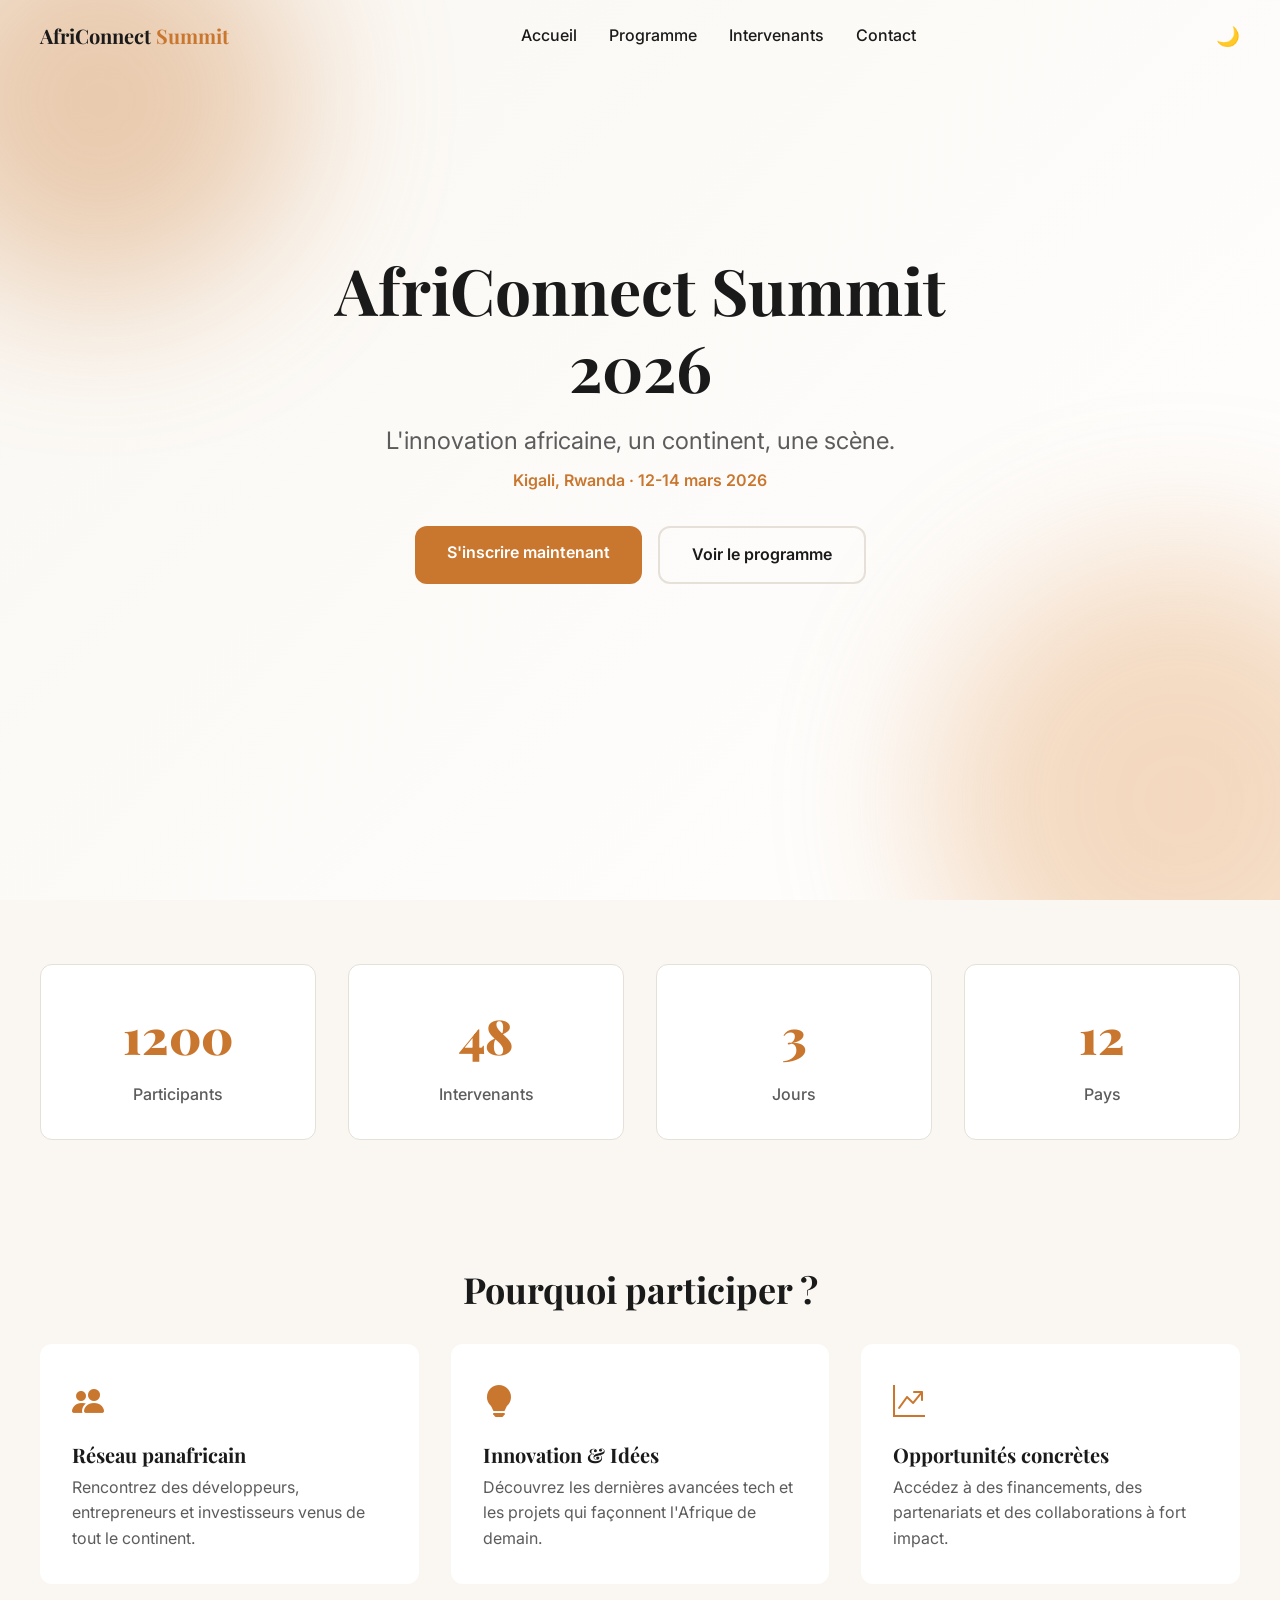
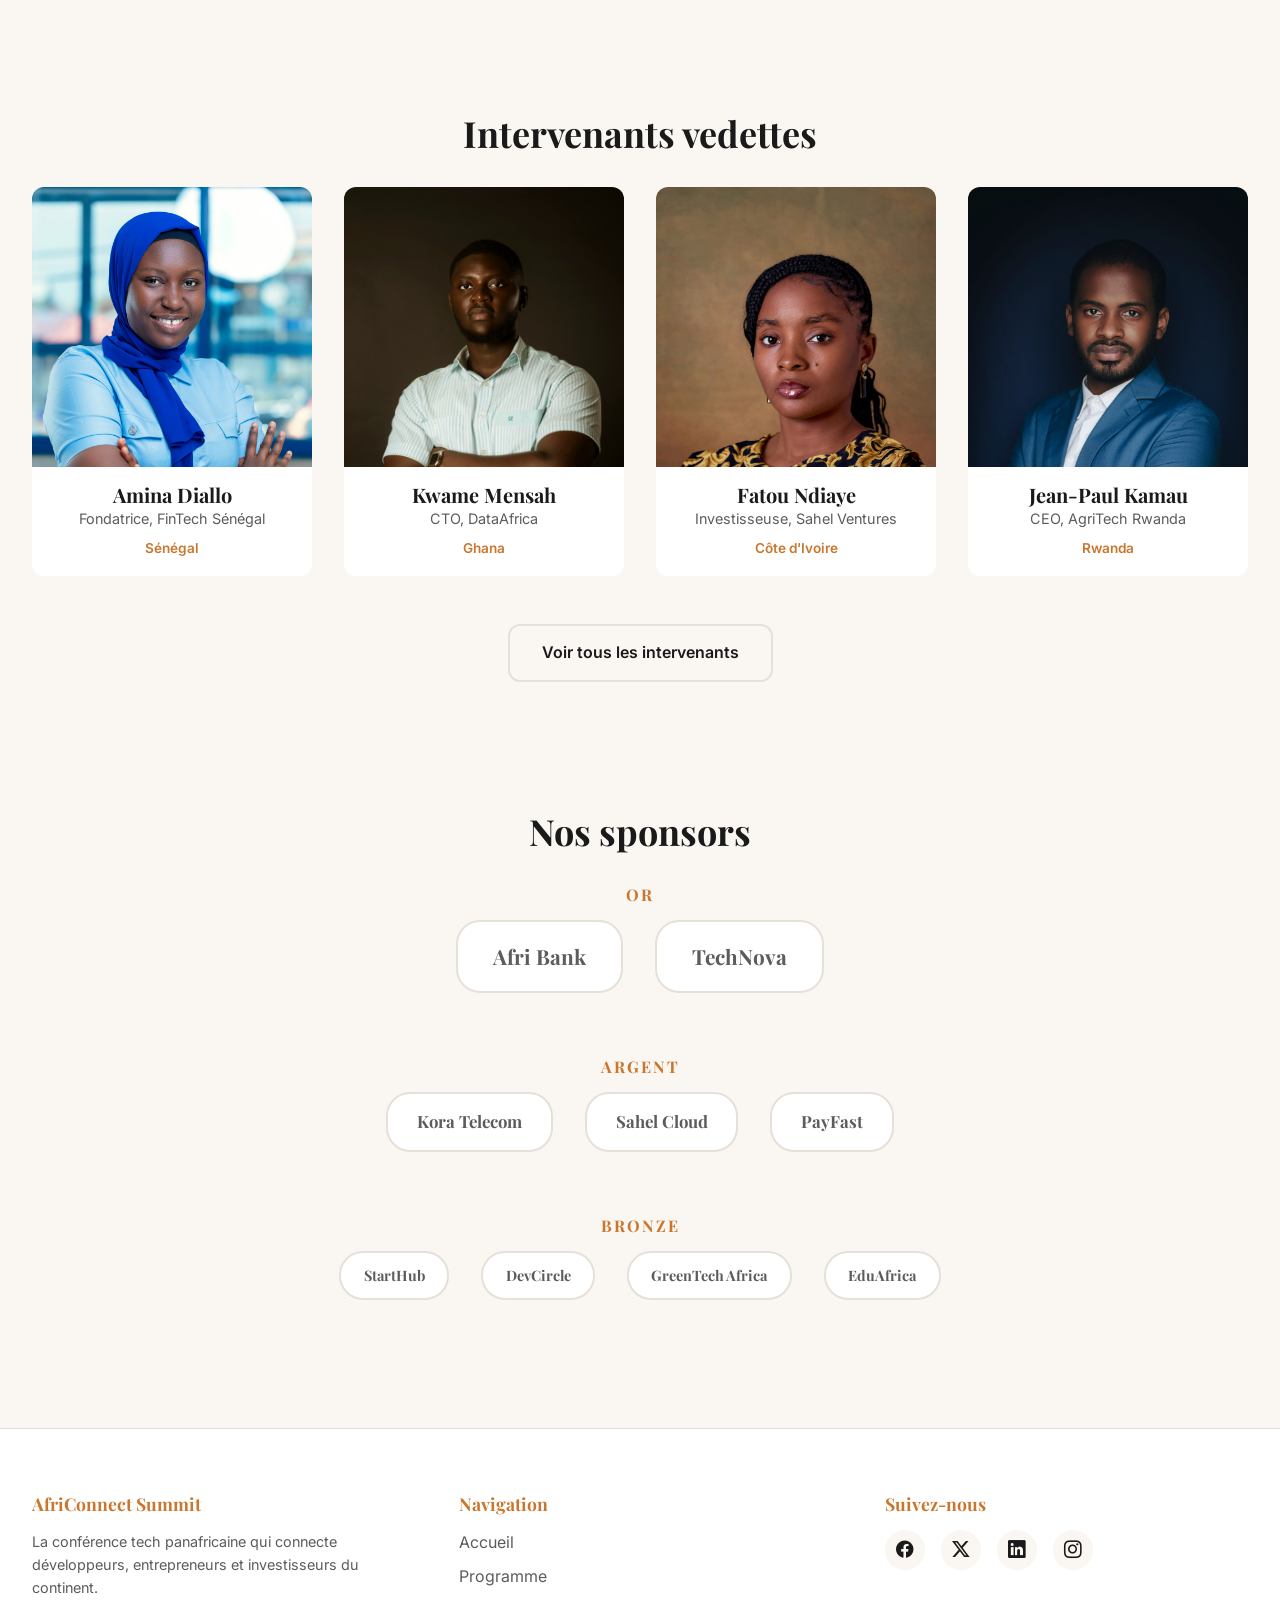
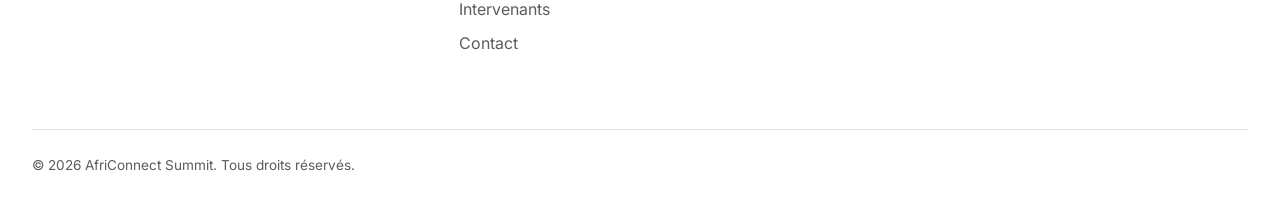
<file: index.html>
<!DOCTYPE html>
<html lang="fr">

<head>
    <meta charset="UTF-8">
    <meta name="viewport" content="width=device-width, initial-scale=1.0">
    <title>AfriConnect Summit 2026 | Accueil</title>
    <link rel="preconnect" href="https://fonts.googleapis.com">
    <link rel="preconnect" href="https://fonts.gstatic.com" crossorigin>
    <link
        href="https://fonts.googleapis.com/css2?family=Playfair+Display:wght@600;700;900&family=Inter:wght@400;500;600&display=swap"
        rel="stylesheet">
    <link rel="stylesheet" href="https://cdn.jsdelivr.net/npm/bootstrap-icons@1.11.3/font/bootstrap-icons.css">
    <link rel="stylesheet" href="css/style.css">
</head>

<body>
    <header>

        <nav>
            <div class="logo">
                <i class="bi bi-globe-africa"></i>
                <span>AfriConnect <strong>Summit</strong></span>
            </div>

            <ul class="nav-links">
                <li><a href="index.html">Accueil</a></li>
                <li><a href="programme.html">Programme</a></li>
                <li><a href="intervenants.html">Intervenants</a></li>
                <li><a href="contact.html">Contact</a></li>
            </ul>

            <div class="nav-actions">
                <button id="theme-toggle" aria-label="Changer de thème">🌙</button>
                <button id="hamburger" aria-label="Ouvrir le menu">☰</button>
            </div>
        </nav>
    </header>
    <main>
        <section id="hero">
            <div class="hero-content">
                <h1>AfriConnect Summit 2026</h1>
                <p class="hero-subtitle">L'innovation africaine, un continent, une scène.</p>
                <p class="hero-location">Kigali, Rwanda · 12-14 mars 2026</p>

                <div class="hero-cta">
                    <a href="contact.html" class="btn btn-primary">S'inscrire maintenant</a>
                    <a href="programme.html" class="btn btn-secondary">Voir le programme</a>
                </div>

                <div id="countdown">
                </div>
            </div>
        </section>

        <section id="chiffres-cles">
            <h2 class="visually-hidden">AfriConnect Summit en chiffres</h2>

            <div class="stats-grid">
                <div class="stat-card">
                    <span class="stat-number" data-target="1200">0</span>
                    <p class="stat-label">Participants</p>
                </div>
                <div class="stat-card">
                    <span class="stat-number" data-target="48">0</span>
                    <p class="stat-label">Intervenants</p>
                </div>
                <div class="stat-card">
                    <span class="stat-number" data-target="3">0</span>
                    <p class="stat-label">Jours</p>
                </div>
                <div class="stat-card">
                    <span class="stat-number" data-target="12">0</span>
                    <p class="stat-label">Pays</p>
                </div>
            </div>
        </section>

        <section id="pourquoi-participer">
            <h2>Pourquoi participer ?</h2>

            <div class="raisons-container">
                <article class="raison-card">
                    <i class="bi bi-people-fill"></i>
                    <h3>Réseau panafricain</h3>
                    <p>Rencontrez des développeurs, entrepreneurs et investisseurs venus de tout le continent.</p>
                </article>

                <article class="raison-card">
                    <i class="bi bi-lightbulb-fill"></i>
                    <h3>Innovation & Idées</h3>
                    <p>Découvrez les dernières avancées tech et les projets qui façonnent l'Afrique de demain.</p>
                </article>

                <article class="raison-card">
                    <i class="bi bi-graph-up-arrow"></i>
                    <h3>Opportunités concrètes</h3>
                    <p>Accédez à des financements, des partenariats et des collaborations à fort impact.</p>
                </article>
            </div>
        </section>

        <section id="intervenants-vedettes">
            <h2>Intervenants vedettes</h2>

            <div class="intervenants-grid">
                <article class="intervenant-card">
                    <img src="images/speaker1.jpg" alt="Photo de Amina Diallo, intervenante">
                    <h3>Amina Diallo</h3>
                    <p class="intervenant-titre">Fondatrice, FinTech Sénégal</p>
                    <p class="intervenant-pays">Sénégal</p>
                </article>

                <article class="intervenant-card">
                    <img src="images/speaker2.jpg" alt="Photo de Kwame Mensah, intervenant">
                    <h3>Kwame Mensah</h3>
                    <p class="intervenant-titre">CTO, DataAfrica</p>
                    <p class="intervenant-pays">Ghana</p>
                </article>

                <article class="intervenant-card">
                    <img src="images/speaker3.jpg" alt="Photo de Fatou Ndiaye, intervenante">
                    <h3>Fatou Ndiaye</h3>
                    <p class="intervenant-titre">Investisseuse, Sahel Ventures</p>
                    <p class="intervenant-pays">Côte d'Ivoire</p>
                </article>

                <article class="intervenant-card">
                    <img src="images/speaker4.jpg" alt="Photo de Jean-Paul Kamau, intervenant">
                    <h3>Jean-Paul Kamau</h3>
                    <p class="intervenant-titre">CEO, AgriTech Rwanda</p>
                    <p class="intervenant-pays">Rwanda</p>
                </article>
            </div>

            <a href="intervenants.html" class="btn btn-secondary">Voir tous les intervenants</a>
        </section>


        <section id="sponsors">
            <h2>Nos sponsors</h2>

            <div class="sponsors-container">
                <div class="sponsor-tier sponsor-or">
                    <h3>Or</h3>
                    <div class="sponsor-logos">
                        <span class="sponsor-badge">Afri Bank</span>
                        <span class="sponsor-badge">TechNova</span>
                    </div>
                </div>

                <div class="sponsor-tier sponsor-argent">
                    <h3>Argent</h3>
                    <div class="sponsor-logos">
                        <span class="sponsor-badge">Kora Telecom</span>
                        <span class="sponsor-badge">Sahel Cloud</span>
                        <span class="sponsor-badge">PayFast</span>
                    </div>
                </div>

                <div class="sponsor-tier sponsor-bronze">
                    <h3>Bronze</h3>
                    <div class="sponsor-logos">
                        <span class="sponsor-badge">StartHub</span>
                        <span class="sponsor-badge">DevCircle</span>
                        <span class="sponsor-badge">GreenTech Africa</span>
                        <span class="sponsor-badge">EduAfrica</span>
                    </div>
                </div>
            </div>
        </section>


    </main>
    <footer>

        <div class="footer-container">
            <div class="footer-col">
                <h3>AfriConnect Summit</h3>
                <p>La conférence tech panafricaine qui connecte développeurs, entrepreneurs et investisseurs du
                    continent.</p>
            </div>

            <div class="footer-col">
                <h3>Navigation</h3>
                <ul>
                    <li><a href="index.html">Accueil</a></li>
                    <li><a href="programme.html">Programme</a></li>
                    <li><a href="intervenants.html">Intervenants</a></li>
                    <li><a href="contact.html">Contact</a></li>
                </ul>
            </div>

            <div class="footer-col">
                <h3>Suivez-nous</h3>
                <div class="footer-socials">
                    <a href="#" aria-label="Facebook"><i class="bi bi-facebook"></i></a>
                    <a href="#" aria-label="Twitter"><i class="bi bi-twitter-x"></i></a>
                    <a href="#" aria-label="LinkedIn"><i class="bi bi-linkedin"></i></a>
                    <a href="#" aria-label="Instagram"><i class="bi bi-instagram"></i></a>
                </div>
            </div>
        </div>

        <div class="footer-bottom">
            <p>&copy; <span id="year"></span> AfriConnect Summit. Tous droits réservés.</p>
            <button id="back-to-top" aria-label="Retour en haut"><i class="bi bi-arrow-up"></i></button>
        </div>

    </footer>

    <script src="js/main.js"></script>
</body>

</html>
</file>
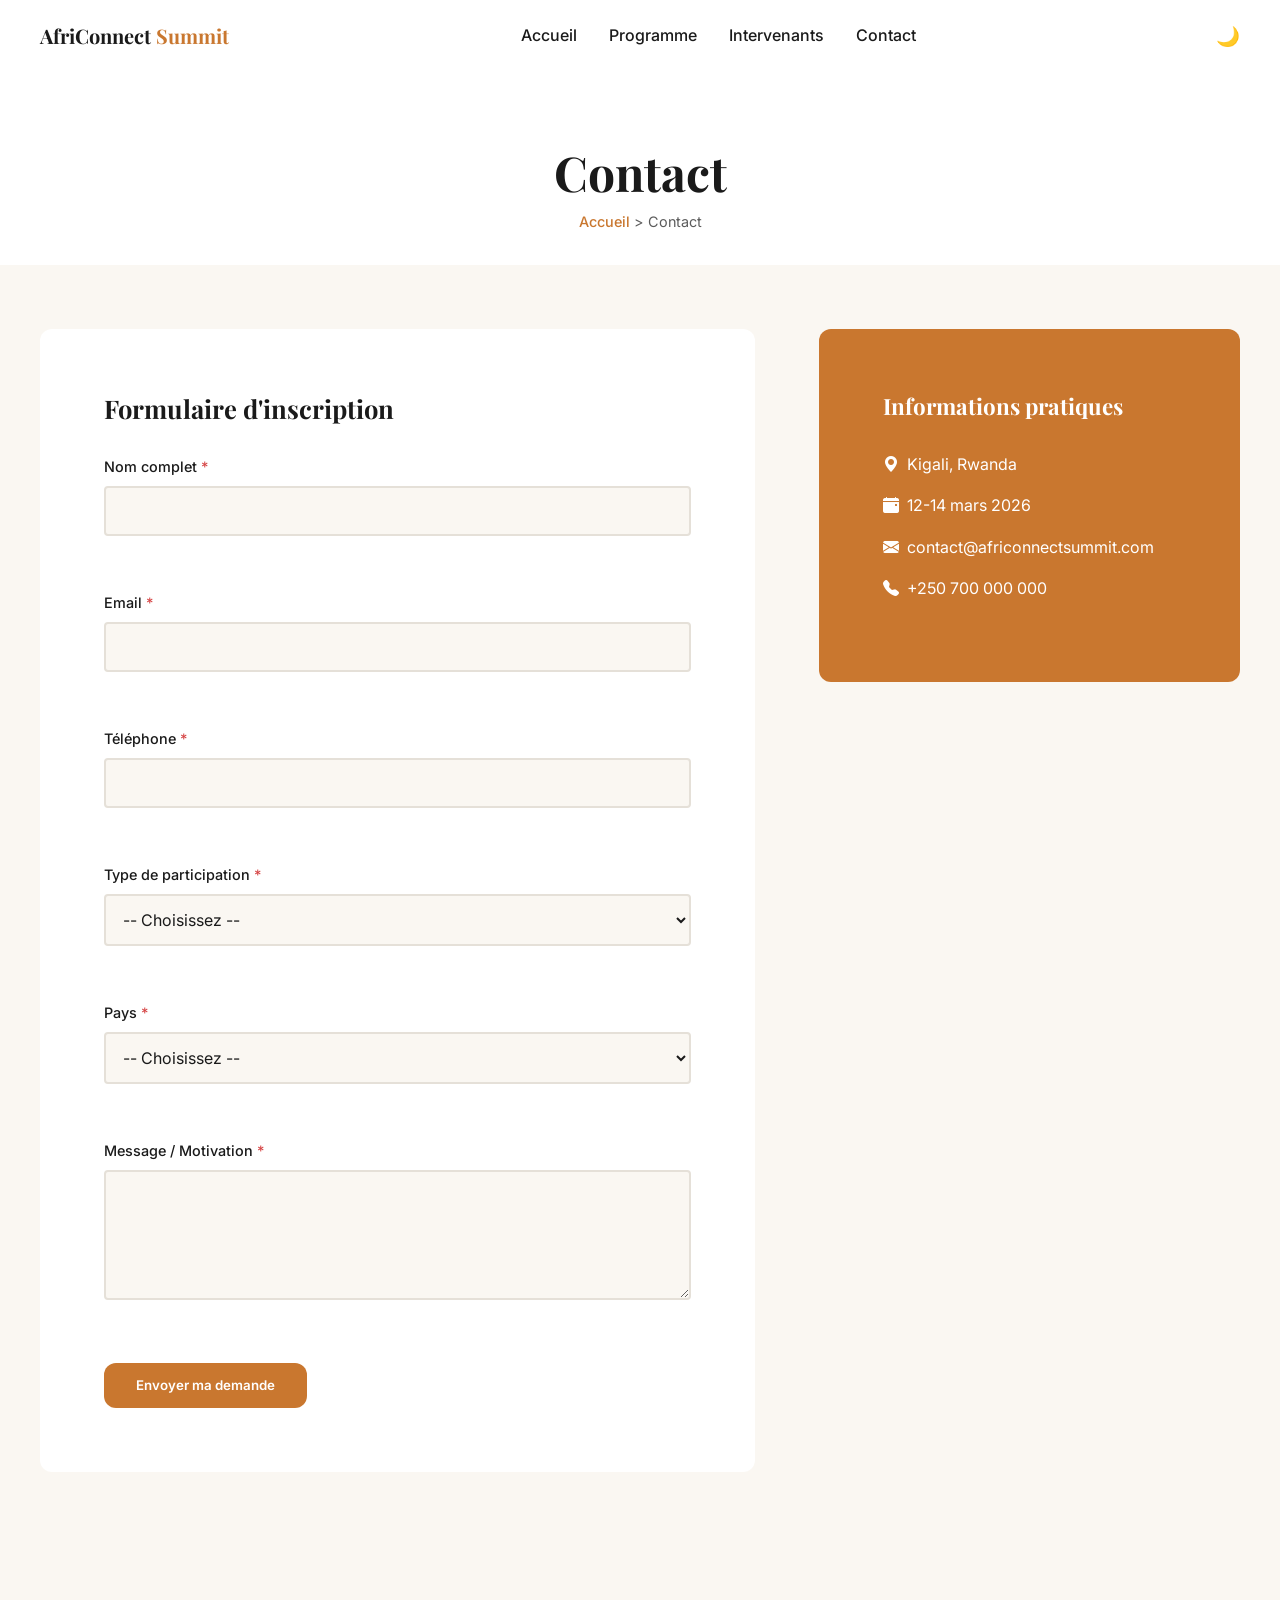
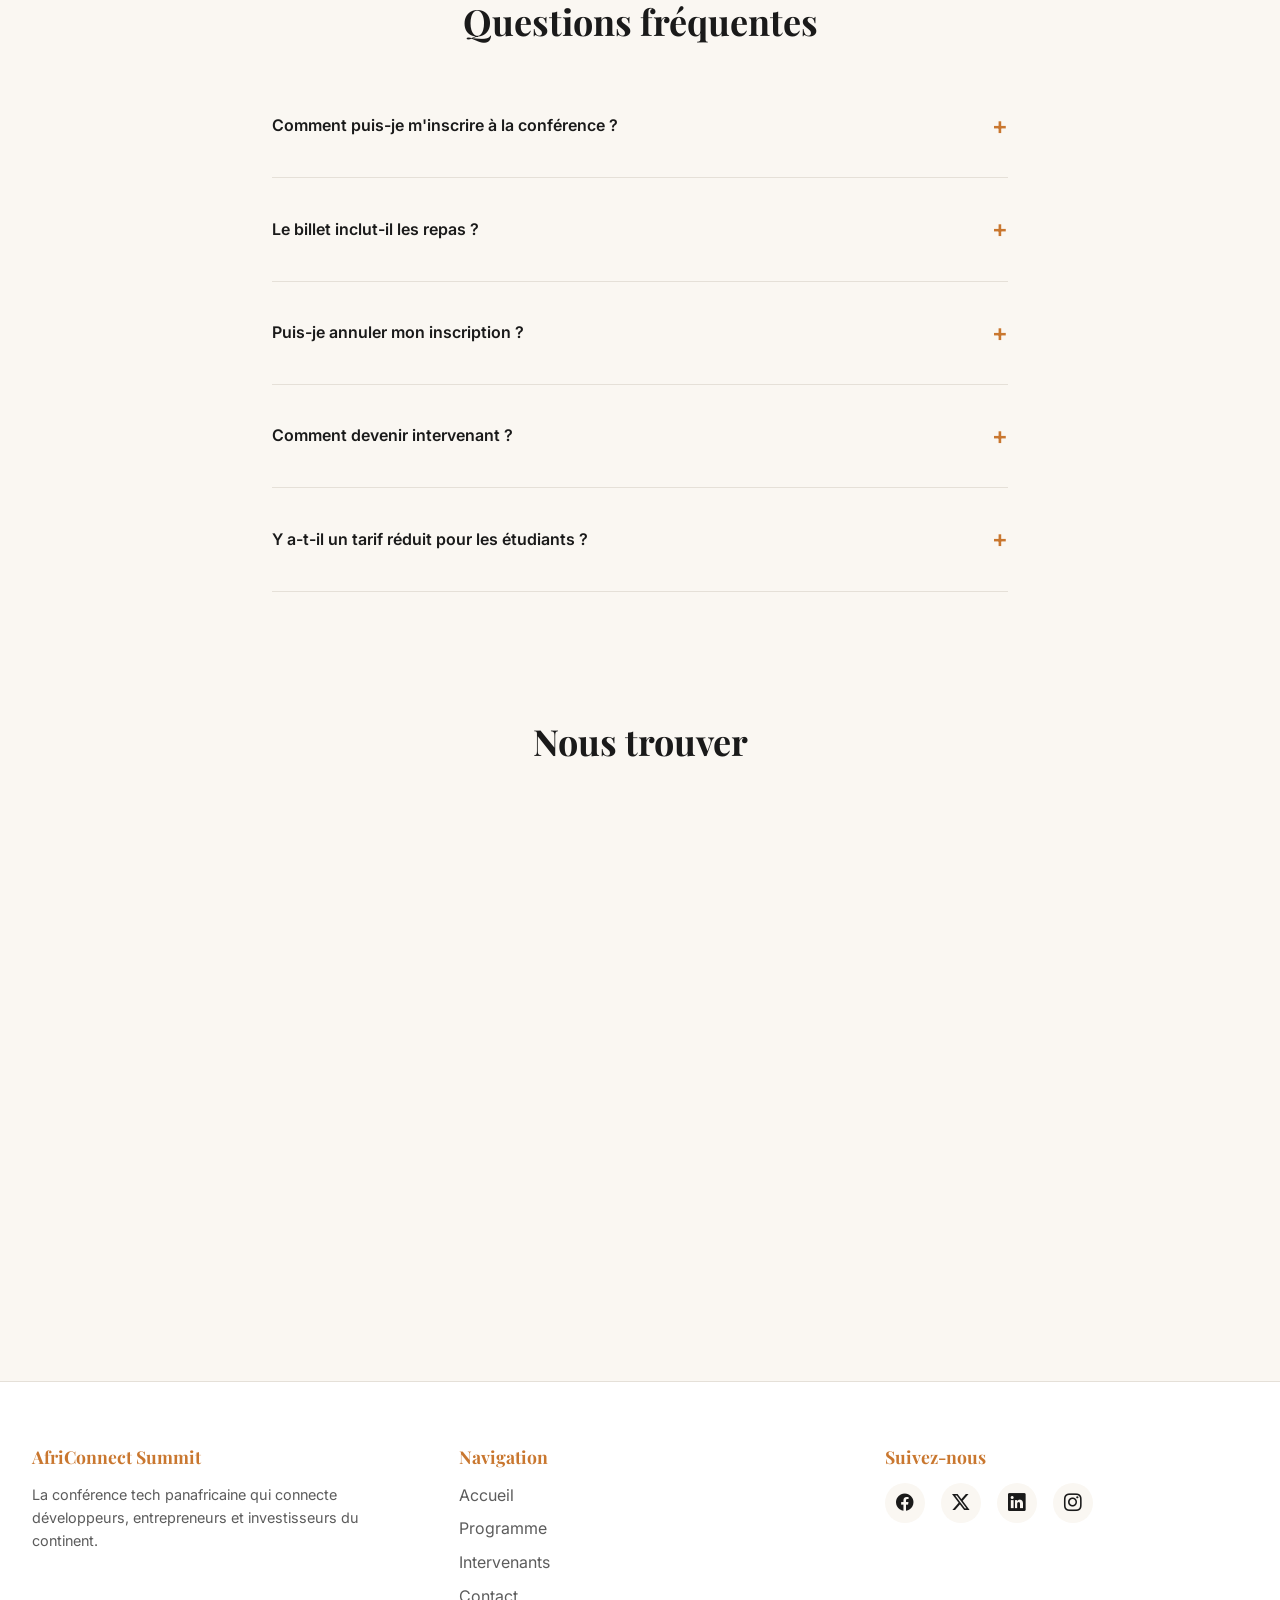
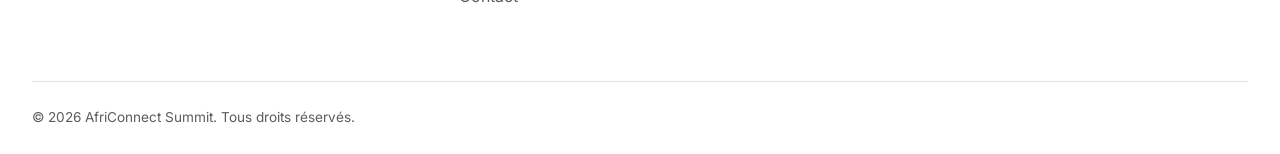
<file: contact.html>
<!DOCTYPE html>
<html lang="fr">

<head>
    <meta charset="UTF-8">
    <meta name="viewport" content="width=device-width, initial-scale=1.0">
    <title>Contact | AfriConnect Summit 2026</title>
    <link rel="preconnect" href="https://fonts.googleapis.com">
    <link rel="preconnect" href="https://fonts.gstatic.com" crossorigin>
    <link
        href="https://fonts.googleapis.com/css2?family=Playfair+Display:wght@600;700;900&family=Inter:wght@400;500;600&display=swap"
        rel="stylesheet">
    <link rel="stylesheet" href="https://cdn.jsdelivr.net/npm/bootstrap-icons@1.11.3/font/bootstrap-icons.css">
    <link rel="stylesheet" href="css/style.css">
</head>

<body>

    <header>
        <nav>
            <div class="logo">
                <i class="bi bi-globe-africa"></i>
                <span>AfriConnect <strong>Summit</strong></span>
            </div>

            <ul class="nav-links">
                <li><a href="index.html">Accueil</a></li>
                <li><a href="programme.html">Programme</a></li>
                <li><a href="intervenants.html">Intervenants</a></li>
                <li><a href="contact.html">Contact</a></li>
            </ul>

            <div class="nav-actions">
                <button id="theme-toggle" aria-label="Changer de thème">🌙</button>
                <button id="hamburger" aria-label="Ouvrir le menu">☰</button>
            </div>
        </nav>
    </header>

    <main>
        <section class="hero-interne">
            <h1>Contact</h1>
            <nav aria-label="Fil d'Ariane">
                <a href="index.html">Accueil</a> &gt; <span>Contact</span>
            </nav>
        </section>

        <section class="inscription">
            <div class="inscription-container">

                <form id="form-inscription" class="form-inscription" novalidate>
                    <h2>Formulaire d'inscription</h2>

                    <div class="form-group">
                        <label for="nom">Nom complet <span class="required">*</span></label>
                        <input type="text" id="nom" name="nom" required>
                        <span class="error-message" id="error-nom"></span>
                    </div>

                    <div class="form-group">
                        <label for="email">Email <span class="required">*</span></label>
                        <input type="email" id="email" name="email" required>
                        <span class="error-message" id="error-email"></span>
                    </div>

                    <div class="form-group">
                        <label for="telephone">Téléphone <span class="required">*</span></label>
                        <input type="tel" id="telephone" name="telephone" required>
                        <span class="error-message" id="error-telephone"></span>
                    </div>

                    <div class="form-group">
                        <label for="participation">Type de participation <span class="required">*</span></label>
                        <select id="participation" name="participation" required>
                            <option value="">-- Choisissez --</option>
                            <option value="participant">Participant</option>
                            <option value="intervenant">Intervenant</option>
                            <option value="sponsor">Sponsor</option>
                            <option value="presse">Presse</option>
                        </select>
                        <span class="error-message" id="error-participation"></span>
                    </div>

                    <div class="form-group">
                        <label for="pays">Pays <span class="required">*</span></label>
                        <select id="pays" name="pays" required>
                            <option value="">-- Choisissez --</option>
                            <option value="senegal">Sénégal</option>
                            <option value="cote-ivoire">Côte d'Ivoire</option>
                            <option value="ghana">Ghana</option>
                            <option value="nigeria">Nigeria</option>
                            <option value="rwanda">Rwanda</option>
                            <option value="mali">Mali</option>
                            <option value="cameroun">Cameroun</option>
                            <option value="benin">Bénin</option>
                            <option value="togo">Togo</option>
                            <option value="burkina-faso">Burkina Faso</option>
                            <option value="kenya">Kenya</option>
                            <option value="maroc">Maroc</option>
                        </select>
                        <span class="error-message" id="error-pays"></span>
                    </div>

                    <div class="form-group">
                        <label for="message">Message / Motivation <span class="required">*</span></label>
                        <textarea id="message" name="message" rows="5" required></textarea>
                        <span class="error-message" id="error-message"></span>
                    </div>

                    <button type="submit" class="btn btn-primary">Envoyer ma demande</button>

                    <div class="success-message" id="success-message">
                        Votre inscription a bien été envoyée ! Nous vous recontacterons rapidement.
                    </div>
                </form>

                <div class="inscription-infos">
                    <h2>Informations pratiques</h2>
                    <ul>
                        <li><i class="bi bi-geo-alt-fill"></i> Kigali, Rwanda</li>
                        <li><i class="bi bi-calendar-event-fill"></i> 12-14 mars 2026</li>
                        <li><i class="bi bi-envelope-fill"></i> contact@africonnectsummit.com</li>
                        <li><i class="bi bi-telephone-fill"></i> +250 700 000 000</li>
                    </ul>
                </div>

            </div>
        </section>

        <section class="faq">
            <h2>Questions fréquentes</h2>

            <div class="faq-container">

                <div class="faq-item">
                    <input type="checkbox" id="faq1" class="faq-toggle">
                    <label for="faq1" class="faq-question">Comment puis-je m'inscrire à la conférence ?</label>
                    <div class="faq-reponse">
                        <p>Remplissez le formulaire d'inscription ci-dessus en indiquant votre type de participation.
                            Vous recevrez une confirmation par email sous 48h.</p>
                    </div>
                </div>

                <div class="faq-item">
                    <input type="checkbox" id="faq2" class="faq-toggle">
                    <label for="faq2" class="faq-question">Le billet inclut-il les repas ?</label>
                    <div class="faq-reponse">
                        <p>Oui, le billet standard inclut le déjeuner et les pauses café pour les 3 jours de conférence.
                        </p>
                    </div>
                </div>

                <div class="faq-item">
                    <input type="checkbox" id="faq3" class="faq-toggle">
                    <label for="faq3" class="faq-question">Puis-je annuler mon inscription ?</label>
                    <div class="faq-reponse">
                        <p>Les annulations sont possibles jusqu'à 15 jours avant l'événement, avec remboursement
                            intégral.</p>
                    </div>
                </div>

                <div class="faq-item">
                    <input type="checkbox" id="faq4" class="faq-toggle">
                    <label for="faq4" class="faq-question">Comment devenir intervenant ?</label>
                    <div class="faq-reponse">
                        <p>Sélectionnez "Intervenant" dans le formulaire et détaillez votre proposition de session dans
                            le champ message.</p>
                    </div>
                </div>

                <div class="faq-item">
                    <input type="checkbox" id="faq5" class="faq-toggle">
                    <label for="faq5" class="faq-question">Y a-t-il un tarif réduit pour les étudiants ?</label>
                    <div class="faq-reponse">
                        <p>Oui, un tarif étudiant à -50% est disponible sur présentation d'une carte étudiante valide.
                        </p>
                    </div>
                </div>

            </div>
        </section>

        <section class="carte">
            <h2>Nous trouver</h2>
            <iframe
                src="https://www.google.com/maps/embed?pb=!1m18!1m12!1m3!1d255281.6!2d30.0443!3d-1.9441!2m3!1f0!2f0!3f0!3m2!1i1024!2i768!4f13.1!3m3!1m2!1s0x19dca4258ed8e797%3A0x18eb9532b4a4525c!2sKigali%2C%20Rwanda!5e0!3m2!1sfr!2srw!4v1234567890"
                height="450" allowfullscreen="" loading="lazy" title="Localisation AfriConnect Summit - Kigali, Rwanda">
            </iframe>
        </section>
    </main>

    <footer>
        <div class="footer-container">
            <div class="footer-col">
                <h3>AfriConnect Summit</h3>
                <p>La conférence tech panafricaine qui connecte développeurs, entrepreneurs et investisseurs du
                    continent.</p>
            </div>

            <div class="footer-col">
                <h3>Navigation</h3>
                <ul>
                    <li><a href="index.html">Accueil</a></li>
                    <li><a href="programme.html">Programme</a></li>
                    <li><a href="intervenants.html">Intervenants</a></li>
                    <li><a href="contact.html">Contact</a></li>
                </ul>
            </div>

            <div class="footer-col">
                <h3>Suivez-nous</h3>
                <div class="footer-socials">
                    <a href="#" aria-label="Facebook"><i class="bi bi-facebook"></i></a>
                    <a href="#" aria-label="Twitter"><i class="bi bi-twitter-x"></i></a>
                    <a href="#" aria-label="LinkedIn"><i class="bi bi-linkedin"></i></a>
                    <a href="#" aria-label="Instagram"><i class="bi bi-instagram"></i></a>
                </div>
            </div>
        </div>

        <div class="footer-bottom">
            <p>&copy; <span id="year"></span> AfriConnect Summit. Tous droits réservés.</p>
            <button id="back-to-top" aria-label="Retour en haut"><i class="bi bi-arrow-up"></i></button>
        </div>
    </footer>

    <script src="js/main.js"></script>
</body>

</html>
</file>
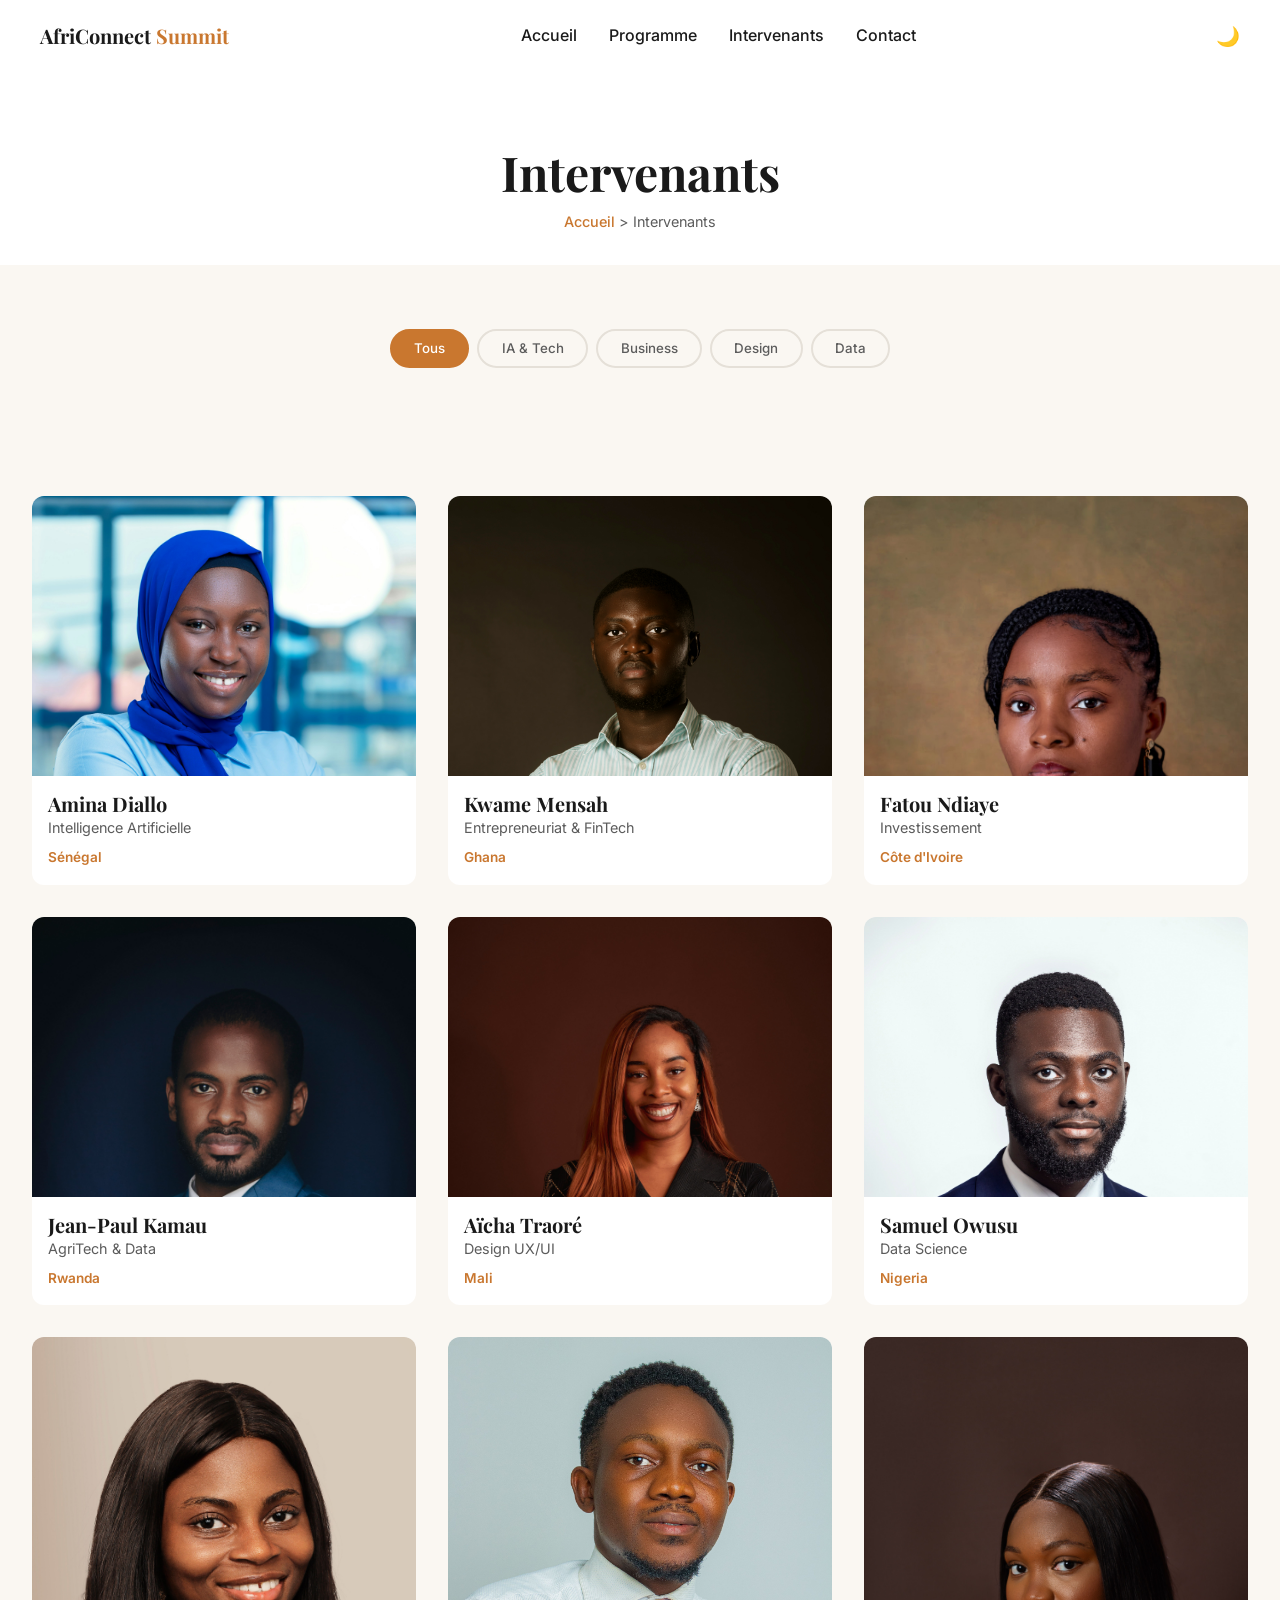
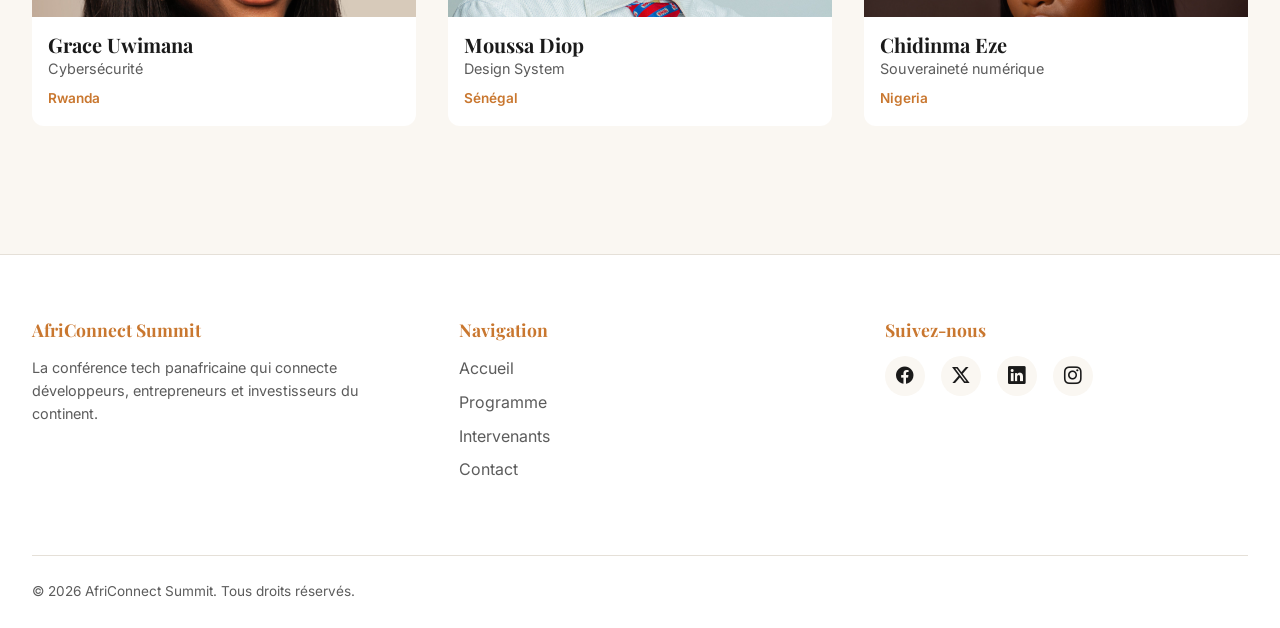
<file: intervenants.html>
<!DOCTYPE html>
<html lang="fr">

<head>
    <meta charset="UTF-8">
    <meta name="viewport" content="width=device-width, initial-scale=1.0">
    <title>Intervenants | AfriConnect Summit 2026</title>
    <link rel="preconnect" href="https://fonts.googleapis.com">
    <link rel="preconnect" href="https://fonts.gstatic.com" crossorigin>
    <link
        href="https://fonts.googleapis.com/css2?family=Playfair+Display:wght@600;700;900&family=Inter:wght@400;500;600&display=swap"
        rel="stylesheet">
    <link rel="stylesheet" href="https://cdn.jsdelivr.net/npm/bootstrap-icons@1.11.3/font/bootstrap-icons.css">
    <link rel="stylesheet" href="css/style.css">
</head>

<body>

    <header>
        <nav>
            <div class="logo">
                <i class="bi bi-globe-africa"></i>
                <span>AfriConnect <strong>Summit</strong></span>
            </div>

            <ul class="nav-links">
                <li><a href="index.html">Accueil</a></li>
                <li><a href="programme.html">Programme</a></li>
                <li><a href="intervenants.html">Intervenants</a></li>
                <li><a href="contact.html">Contact</a></li>
            </ul>

            <div class="nav-actions">
                <button id="theme-toggle" aria-label="Changer de thème">🌙</button>
                <button id="hamburger" aria-label="Ouvrir le menu">☰</button>
            </div>
        </nav>
    </header>

    <main>
        <section class="hero-interne">
            <h1>Intervenants</h1>
            <nav aria-label="Fil d'Ariane">
                <a href="index.html">Accueil</a> &gt; <span>Intervenants</span>
            </nav>
        </section>

        <section class="filtres">
            <h2 class="visually-hidden">Filtrer les intervenants</h2>
            <div class="filtres-container" role="group" aria-label="Filtrer les intervenants par thématique">
                <button class="filtre-btn active" data-filtre="tous">Tous</button>
                <button class="filtre-btn" data-filtre="ia-tech">IA & Tech</button>
                <button class="filtre-btn" data-filtre="business">Business</button>
                <button class="filtre-btn" data-filtre="design">Design</button>
                <button class="filtre-btn" data-filtre="data">Data</button>
            </div>
        </section>

        <section class="intervenants-liste">
            <h2 class="visually-hidden">Liste des intervenants</h2>
            <div class="intervenants-grid-complete">

                <article class="intervenant-card" data-thematique="ia-tech">
                    <img src="images/speaker1.jpg" alt="Photo de Amina Diallo, intervenante">
                    <h3>Amina Diallo</h3>
                    <p class="intervenant-specialite">Intelligence Artificielle</p>
                    <p class="intervenant-pays">Sénégal</p>
                </article>

                <article class="intervenant-card" data-thematique="business">
                    <img src="images/speaker2.jpg" alt="Photo de Kwame Mensah, intervenant">
                    <h3>Kwame Mensah</h3>
                    <p class="intervenant-specialite">Entrepreneuriat & FinTech</p>
                    <p class="intervenant-pays">Ghana</p>
                </article>

                <article class="intervenant-card" data-thematique="business">
                    <img src="images/speaker3.jpg" alt="Photo de Fatou Ndiaye, intervenante">
                    <h3>Fatou Ndiaye</h3>
                    <p class="intervenant-specialite">Investissement</p>
                    <p class="intervenant-pays">Côte d'Ivoire</p>
                </article>

                <article class="intervenant-card" data-thematique="ia-tech">
                    <img src="images/speaker4.jpg" alt="Photo de Jean-Paul Kamau, intervenant">
                    <h3>Jean-Paul Kamau</h3>
                    <p class="intervenant-specialite">AgriTech & Data</p>
                    <p class="intervenant-pays">Rwanda</p>
                </article>

                <article class="intervenant-card" data-thematique="design">
                    <img src="images/speaker5.jpg" alt="Photo de Aïcha Traoré, intervenante">
                    <h3>Aïcha Traoré</h3>
                    <p class="intervenant-specialite">Design UX/UI</p>
                    <p class="intervenant-pays">Mali</p>
                </article>

                <article class="intervenant-card" data-thematique="data">
                    <img src="images/speaker6.jpg" alt="Photo de Samuel Owusu, intervenant">
                    <h3>Samuel Owusu</h3>
                    <p class="intervenant-specialite">Data Science</p>
                    <p class="intervenant-pays">Nigeria</p>
                </article>

                <article class="intervenant-card" data-thematique="ia-tech">
                    <img src="images/speaker7.jpg" alt="Photo de Grace Uwimana, intervenante">
                    <h3>Grace Uwimana</h3>
                    <p class="intervenant-specialite">Cybersécurité</p>
                    <p class="intervenant-pays">Rwanda</p>
                </article>

                <article class="intervenant-card" data-thematique="design">
                    <img src="images/speaker8.jpg" alt="Photo de Moussa Diop, intervenant">
                    <h3>Moussa Diop</h3>
                    <p class="intervenant-specialite">Design System</p>
                    <p class="intervenant-pays">Sénégal</p>
                </article>

                <article class="intervenant-card" data-thematique="data">
                    <img src="images/speaker9.jpg" alt="Photo de Chidinma Eze, intervenante">
                    <h3>Chidinma Eze</h3>
                    <p class="intervenant-specialite">Souveraineté numérique</p>
                    <p class="intervenant-pays">Nigeria</p>
                </article>

            </div>
        </section>
    </main>

    <footer>
        <div class="footer-container">
            <div class="footer-col">
                <h3>AfriConnect Summit</h3>
                <p>La conférence tech panafricaine qui connecte développeurs, entrepreneurs et investisseurs du
                    continent.</p>
            </div>

            <div class="footer-col">
                <h3>Navigation</h3>
                <ul>
                    <li><a href="index.html">Accueil</a></li>
                    <li><a href="programme.html">Programme</a></li>
                    <li><a href="intervenants.html">Intervenants</a></li>
                    <li><a href="contact.html">Contact</a></li>
                </ul>
            </div>

            <div class="footer-col">
                <h3>Suivez-nous</h3>
                <div class="footer-socials">
                    <a href="#" aria-label="Facebook"><i class="bi bi-facebook"></i></a>
                    <a href="#" aria-label="Twitter"><i class="bi bi-twitter-x"></i></a>
                    <a href="#" aria-label="LinkedIn"><i class="bi bi-linkedin"></i></a>
                    <a href="#" aria-label="Instagram"><i class="bi bi-instagram"></i></a>
                </div>
            </div>
        </div>

        <div class="footer-bottom">
            <p>&copy; <span id="year"></span> AfriConnect Summit. Tous droits réservés.</p>
            <button id="back-to-top" aria-label="Retour en haut"><i class="bi bi-arrow-up"></i></button>
        </div>
    </footer>

    <script src="js/main.js"></script>
</body>

</html>
</file>
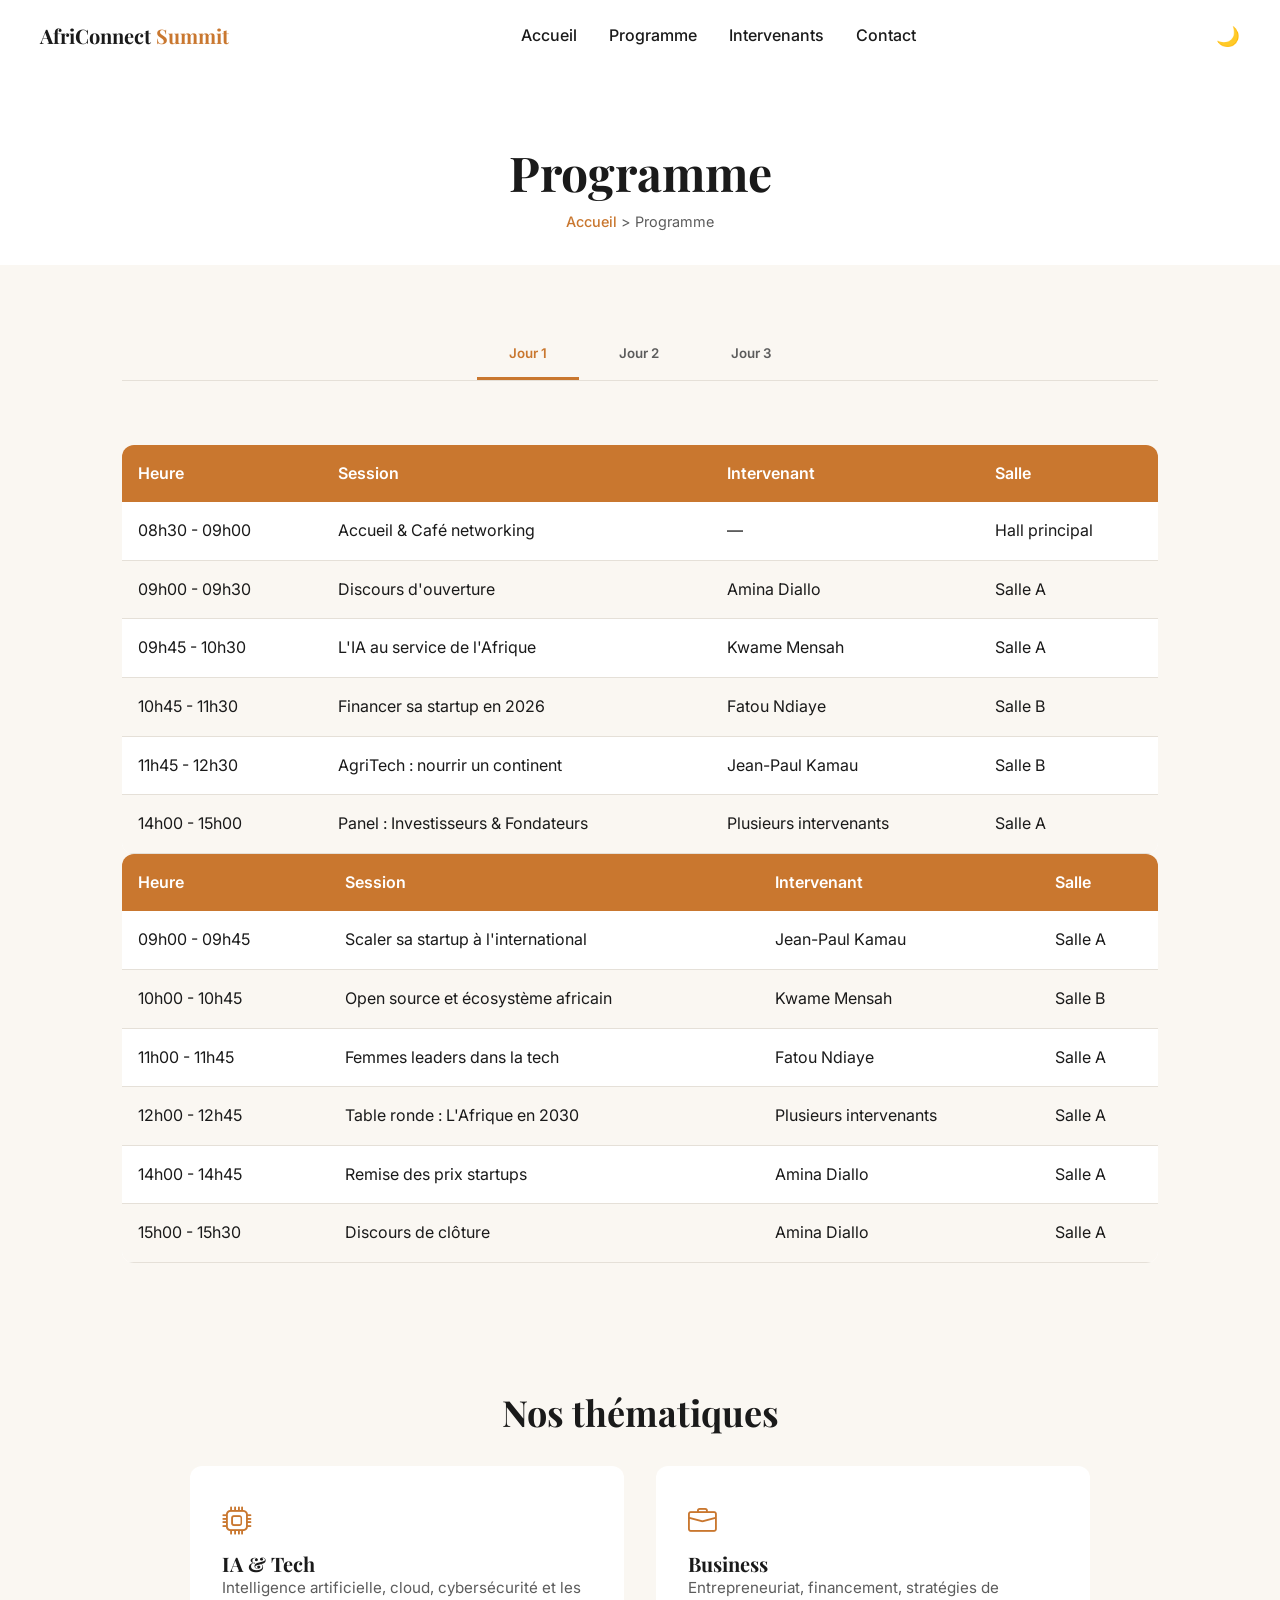
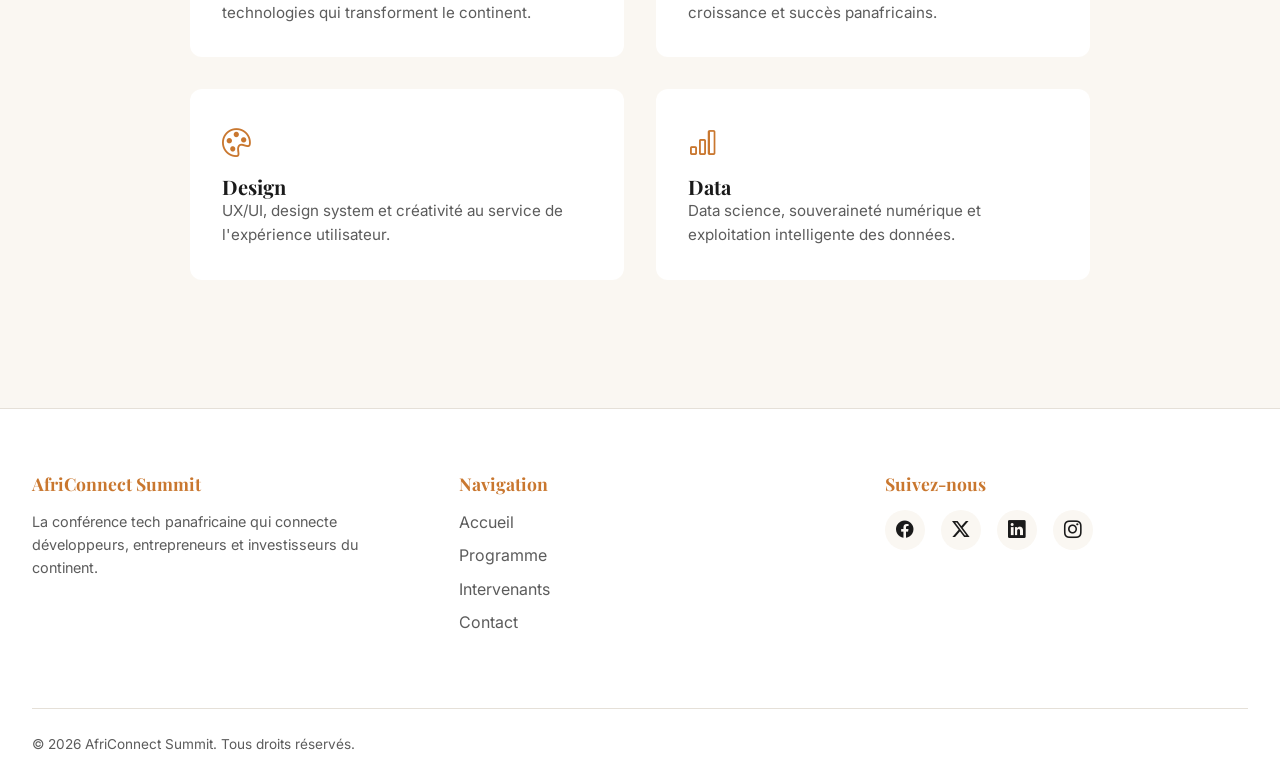
<file: programme.html>
<!DOCTYPE html>
<html lang="fr">

<head>
    <meta charset="UTF-8">
    <meta name="viewport" content="width=device-width, initial-scale=1.0">
    <title>Programme | AfriConnect Summit 2026</title>
    <link rel="preconnect" href="https://fonts.googleapis.com">
    <link rel="preconnect" href="https://fonts.gstatic.com" crossorigin>
    <link
        href="https://fonts.googleapis.com/css2?family=Playfair+Display:wght@600;700;900&family=Inter:wght@400;500;600&display=swap"
        rel="stylesheet">
    <link rel="stylesheet" href="https://cdn.jsdelivr.net/npm/bootstrap-icons@1.11.3/font/bootstrap-icons.css">
    <link rel="stylesheet" href="css/style.css">
</head>

<body>



    <header>
        <nav>
            <div class="logo">
                <i class="bi bi-globe-africa"></i>
                <span>AfriConnect <strong>Summit</strong></span>
            </div>

            <ul class="nav-links">
                <li><a href="index.html">Accueil</a></li>
                <li><a href="programme.html">Programme</a></li>
                <li><a href="intervenants.html">Intervenants</a></li>
                <li><a href="contact.html">Contact</a></li>
            </ul>

            <div class="nav-actions">
                <button id="theme-toggle" aria-label="Changer de thème">🌙</button>
                <button id="hamburger" aria-label="Ouvrir le menu">☰</button>
            </div>
        </nav>
    </header>

    <main>
        <section class="hero-interne">
            <h1>Programme</h1>
            <nav aria-label="Fil d'Ariane">
                <a href="index.html">Accueil</a> &gt; <span>Programme</span>
            </nav>
        </section>

        <section class="programme-onglets">
            <h2 class="visually-hidden">Planning de la conférence</h2>

            <div class="onglets-nav" role="tablist" aria-label="Jours de la conférence">
                <button id="tab-jour1" class="onglet-btn active" data-jour="jour1" role="tab" aria-selected="true"
                    aria-controls="jour1">Jour 1</button>
                <button id="tab-jour2" class="onglet-btn" data-jour="jour2" role="tab" aria-selected="false"
                    aria-controls="jour2">Jour 2</button>
                <button id="tab-jour3" class="onglet-btn" data-jour="jour3" role="tab" aria-selected="false"
                    aria-controls="jour3">Jour 3</button>
            </div>
            <div class="onglet-contenu active" id="jour1" role="tabpanel" aria-labelledby="tab-jour1">

                <table class="planning-table">
                    <thead>
                        <tr>
                            <th>Heure</th>
                            <th>Session</th>
                            <th>Intervenant</th>
                            <th>Salle</th>
                        </tr>
                    </thead>
                    <tbody>
                        <tr>
                            <td>08h30 - 09h00</td>
                            <td>Accueil & Café networking</td>
                            <td>—</td>
                            <td>Hall principal</td>
                        </tr>
                        <tr>
                            <td>09h00 - 09h30</td>
                            <td>Discours d'ouverture</td>
                            <td>Amina Diallo</td>
                            <td>Salle A</td>
                        </tr>
                        <tr>
                            <td>09h45 - 10h30</td>
                            <td>L'IA au service de l'Afrique</td>
                            <td>Kwame Mensah</td>
                            <td>Salle A</td>
                        </tr>
                        <tr>
                            <td>10h45 - 11h30</td>
                            <td>Financer sa startup en 2026</td>
                            <td>Fatou Ndiaye</td>
                            <td>Salle B</td>
                        </tr>
                        <tr>
                            <td>11h45 - 12h30</td>
                            <td>AgriTech : nourrir un continent</td>
                            <td>Jean-Paul Kamau</td>
                            <td>Salle B</td>
                        </tr>
                        <tr>
                            <td>14h00 - 15h00</td>
                            <td>Panel : Investisseurs & Fondateurs</td>
                            <td>Plusieurs intervenants</td>
                            <td>Salle A</td>
                        </tr>
                    </tbody>
                </table>
            </div>

            <div class="onglet-contenu" id="jour2" role="tabpanel" aria-labelledby="tab-jour2">

                <table class="planning-table">
                    <thead>
                        <tr>
                            <th>Heure</th>
                            <th>Session</th>
                            <th>Intervenant</th>
                            <th>Salle</th>
                        </tr>
                    </thead>
                    <tbody>
                        <tr>
                            <td>09h00 - 09h45</td>
                            <td>Cybersécurité en Afrique de l'Ouest</td>
                            <td>Kwame Mensah</td>
                            <td>Salle A</td>
                        </tr>
                        <tr>
                            <td>10h00 - 10h45</td>
                            <td>Design system & UX inclusif</td>
                            <td>Fatou Ndiaye</td>
                            <td>Salle B</td>
                        </tr>
                        <tr>
                            <td>11h00 - 11h45</td>
                            <td>Data & souveraineté numérique</td>
                            <td>Amina Diallo</td>
                            <td>Salle A</td>
                        </tr>
                        <tr>
                            <td>12h00 - 12h45</td>
                            <td>Atelier : Pitch en 3 minutes</td>
                            <td>Jean-Paul Kamau</td>
                            <td>Salle C</td>
                        </tr>
                        <tr>
                            <td>14h30 - 15h15</td>
                            <td>FinTech mobile : études de cas</td>
                            <td>Amina Diallo</td>
                            <td>Salle B</td>
                        </tr>
                        <tr>
                            <td>15h30 - 16h30</td>
                            <td>Networking sponsors</td>
                            <td>—</td>
                            <td>Hall principal</td>
                        </tr>
                    </tbody>
                </table>
            </div>

            <div class="onglet-contenu" id="jour3" role="tabpanel" aria-labelledby="tab-jour3"></div>
            <table class="planning-table">
                <thead>
                    <tr>
                        <th>Heure</th>
                        <th>Session</th>
                        <th>Intervenant</th>
                        <th>Salle</th>
                    </tr>
                </thead>
                <tbody>
                    <tr>
                        <td>09h00 - 09h45</td>
                        <td>Scaler sa startup à l'international</td>
                        <td>Jean-Paul Kamau</td>
                        <td>Salle A</td>
                    </tr>
                    <tr>
                        <td>10h00 - 10h45</td>
                        <td>Open source et écosystème africain</td>
                        <td>Kwame Mensah</td>
                        <td>Salle B</td>
                    </tr>
                    <tr>
                        <td>11h00 - 11h45</td>
                        <td>Femmes leaders dans la tech</td>
                        <td>Fatou Ndiaye</td>
                        <td>Salle A</td>
                    </tr>
                    <tr>
                        <td>12h00 - 12h45</td>
                        <td>Table ronde : L'Afrique en 2030</td>
                        <td>Plusieurs intervenants</td>
                        <td>Salle A</td>
                    </tr>
                    <tr>
                        <td>14h00 - 14h45</td>
                        <td>Remise des prix startups</td>
                        <td>Amina Diallo</td>
                        <td>Salle A</td>
                    </tr>
                    <tr>
                        <td>15h00 - 15h30</td>
                        <td>Discours de clôture</td>
                        <td>Amina Diallo</td>
                        <td>Salle A</td>
                    </tr>
                </tbody>
            </table>

        </section>

        <section class="thematiques">
            <h2>Nos thématiques</h2>

            <div class="thematiques-grid">
                <article class="thematique-card">
                    <i class="bi bi-cpu"></i>
                    <h3>IA & Tech</h3>
                    <p>Intelligence artificielle, cloud, cybersécurité et les technologies qui transforment le
                        continent.</p>
                </article>

                <article class="thematique-card">
                    <i class="bi bi-briefcase"></i>
                    <h3>Business</h3>
                    <p>Entrepreneuriat, financement, stratégies de croissance et succès panafricains.</p>
                </article>

                <article class="thematique-card">
                    <i class="bi bi-palette"></i>
                    <h3>Design</h3>
                    <p>UX/UI, design system et créativité au service de l'expérience utilisateur.</p>
                </article>

                <article class="thematique-card">
                    <i class="bi bi-bar-chart"></i>
                    <h3>Data</h3>
                    <p>Data science, souveraineté numérique et exploitation intelligente des données.</p>
                </article>
            </div>
        </section>
    </main>

    <footer>
        <div class="footer-container">
            <div class="footer-col">
                <h3>AfriConnect Summit</h3>
                <p>La conférence tech panafricaine qui connecte développeurs, entrepreneurs et investisseurs du
                    continent.</p>
            </div>

            <div class="footer-col">
                <h3>Navigation</h3>
                <ul>
                    <li><a href="index.html">Accueil</a></li>
                    <li><a href="programme.html">Programme</a></li>
                    <li><a href="intervenants.html">Intervenants</a></li>
                    <li><a href="contact.html">Contact</a></li>
                </ul>
            </div>

            <div class="footer-col">
                <h3>Suivez-nous</h3>
                <div class="footer-socials">
                    <a href="#" aria-label="Facebook"><i class="bi bi-facebook"></i></a>
                    <a href="#" aria-label="Twitter"><i class="bi bi-twitter-x"></i></a>
                    <a href="#" aria-label="LinkedIn"><i class="bi bi-linkedin"></i></a>
                    <a href="#" aria-label="Instagram"><i class="bi bi-instagram"></i></a>
                </div>
            </div>
        </div>

        <div class="footer-bottom">
            <p>&copy; <span id="year"></span> AfriConnect Summit. Tous droits réservés.</p>
            <button id="back-to-top" aria-label="Retour en haut"><i class="bi bi-arrow-up"></i></button>
        </div>
    </footer>

    <script src="js/main.js"></script>
</body>

</html>
</file>
<file: css/style.css>
/* ===========================
   VARIABLES CSS GLOBALES
   =========================== */
:root {
    /* Couleurs - Light mode (par défaut) */
    --color-bg: #faf7f2;
    --color-bg-secondary: #ffffff;
    --color-text: #1a1a1a;
    --color-text-secondary: #5c5c5c;
    --color-accent: #c9772f;
    --color-accent-light: #e0954f;
    --color-border: #e5e0d8;

    /* Typographie */
    --font-heading: 'Playfair Display', serif;
    --font-body: 'Inter', sans-serif;

    /* Espacements */
    --spacing-sm: 0.5rem;
    --spacing-md: 1rem;
    --spacing-lg: 2rem;
    --spacing-xl: 4rem;

    /* Radius */
    --radius-sm: 4px;
    --radius-md: 12px;
    --radius-lg: 24px;

    /* Transition */
    --transition-speed: 0.3s ease;
}

/* Dark mode : le JS bascule cet attribut sur <html> */
[data-theme="dark"] {
    --color-bg: #14100c;
    --color-bg-secondary: #1f1a14;
    --color-text: #f5f0e8;
    --color-text-secondary: #b8b0a3;
    --color-accent: #d99a4e;
    --color-accent-light: #e8b872;
    --color-border: #332b22;
}

/* ===========================
   RESET & BASE
   =========================== */
* {
    margin: 0;
    padding: 0;
    box-sizing: border-box;
}

html {
    scroll-behavior: smooth;
}

body {
    font-family: var(--font-body);
    background-color: var(--color-bg);
    color: var(--color-text);
    line-height: 1.6;
    transition: background-color var(--transition-speed), color var(--transition-speed);
}

h1,
h2,
h3 {
    font-family: var(--font-heading);
    line-height: 1.2;
}

h1 {
    font-size: 3rem;
}

h2 {
    font-size: 2.25rem;
    margin-bottom: var(--spacing-lg);
}

h3 {
    font-size: 1.25rem;
}

a {
    text-decoration: none;
    color: inherit;
}

img {
    max-width: 100%;
    display: block;
}

ul {
    list-style: none;
}

button {
    cursor: pointer;
    border: none;
    background: none;
    font-family: var(--font-body);
}

section {
    padding: var(--spacing-xl) var(--spacing-lg);
}

/* ===========================
   HEADER / NAVBAR
   =========================== */
header {
    position: fixed;
    top: 0;
    left: 0;
    width: 100%;
    z-index: 1000;
    background-color: transparent;
    transition: background-color var(--transition-speed), box-shadow var(--transition-speed);
}

header.scrolled {
    background-color: var(--color-bg-secondary);
    box-shadow: 0 2px 12px rgba(0, 0, 0, 0.1);
}

header nav {
    display: flex;
    align-items: center;
    justify-content: space-between;
    padding: var(--spacing-md) var(--spacing-lg);
    max-width: 1400px;
    margin: 0 auto;
}

.logo {
    display: flex;
    align-items: center;
    gap: var(--spacing-sm);
    font-family: var(--font-heading);
    font-size: 1.25rem;
    font-weight: 700;
}

.logo i {
    color: var(--color-accent);
    font-size: 1.4rem;
}

.logo strong {
    color: var(--color-accent);
}

.nav-links {
    display: flex;
    gap: var(--spacing-lg);
}

.nav-links a {
    font-weight: 500;
    position: relative;
    transition: color var(--transition-speed);
}

.nav-links a::after {
    content: '';
    position: absolute;
    bottom: -4px;
    left: 0;
    width: 0;
    height: 2px;
    background-color: var(--color-accent);
    transition: width var(--transition-speed);
}

.nav-links a:hover {
    color: var(--color-accent);
}

.nav-links a:hover::after {
    width: 100%;
}

.nav-actions {
    display: flex;
    align-items: center;
    gap: var(--spacing-md);
}

.nav-actions button {
    font-size: 1.2rem;
    padding: var(--spacing-sm);
    border-radius: var(--radius-sm);
    transition: background-color var(--transition-speed);
}

.nav-actions button:hover {
    background-color: var(--color-border);
}

#hamburger {
    display: none;
}

/* ===========================
   HERO SECTION
   =========================== */
#hero {
    min-height: 100vh;
    display: flex;
    align-items: center;
    justify-content: center;
    text-align: center;
    position: relative;
    overflow: hidden;
    background: linear-gradient(135deg, var(--color-bg) 0%, var(--color-bg-secondary) 100%);
}

/* Formes flottantes en arrière-plan */
#hero::before,
#hero::after {
    content: '';
    position: absolute;
    border-radius: 50%;
    filter: blur(80px);
    opacity: 0.35;
    z-index: 0;
}

#hero::before {
    width: 400px;
    height: 400px;
    background: var(--color-accent);
    top: -100px;
    left: -100px;
    animation: float-blob 12s ease-in-out infinite;
}

#hero::after {
    width: 500px;
    height: 500px;
    background: var(--color-accent-light);
    bottom: -150px;
    right: -150px;
    animation: float-blob 15s ease-in-out infinite reverse;
}

@keyframes float-blob {

    0%,
    100% {
        transform: translate(0, 0) scale(1);
    }

    33% {
        transform: translate(40px, 60px) scale(1.1);
    }

    66% {
        transform: translate(-30px, 30px) scale(0.95);
    }
}

.hero-content {
    position: relative;
    z-index: 1;
    max-width: 800px;
    padding: var(--spacing-lg);
}

#hero h1 {
    font-size: 4rem;
    margin-bottom: var(--spacing-md);
    opacity: 0;
    animation: fade-slide-up 0.8s ease forwards;
}

.hero-subtitle {
    font-size: 1.5rem;
    color: var(--color-text-secondary);
    margin-bottom: var(--spacing-sm);
    opacity: 0;
    animation: fade-slide-up 0.8s ease 0.2s forwards;
}

.hero-location {
    font-weight: 600;
    color: var(--color-accent);
    margin-bottom: var(--spacing-lg);
    opacity: 0;
    animation: fade-slide-up 0.8s ease 0.4s forwards;
}

.hero-cta {
    display: flex;
    gap: var(--spacing-md);
    justify-content: center;
    margin-bottom: var(--spacing-xl);
    opacity: 0;
    animation: fade-slide-up 0.8s ease 0.6s forwards;
}

@keyframes fade-slide-up {
    from {
        opacity: 0;
        transform: translateY(30px);
    }

    to {
        opacity: 1;
        transform: translateY(0);
    }
}

.btn {
    display: inline-block;
    padding: 0.9rem 2rem;
    border-radius: var(--radius-md);
    font-weight: 600;
    transition: transform var(--transition-speed), box-shadow var(--transition-speed);
}

.btn-primary {
    background-color: var(--color-accent);
    color: #fff;
}

.btn-secondary {
    background-color: transparent;
    color: var(--color-text);
    border: 2px solid var(--color-border);
}

.btn:hover {
    transform: translateY(-3px);
    box-shadow: 0 8px 20px rgba(0, 0, 0, 0.15);
}

#countdown {
    display: flex;
    gap: var(--spacing-lg);
    justify-content: center;
    opacity: 0;
    animation: fade-slide-up 0.8s ease 0.8s forwards;
}

#countdown div {
    display: flex;
    flex-direction: column;
    align-items: center;
}

#countdown span {
    font-family: var(--font-heading);
    font-size: 2.5rem;
    font-weight: 700;
    color: var(--color-accent);
}

#countdown small {
    font-size: 0.8rem;
    color: var(--color-text-secondary);
    text-transform: uppercase;
    letter-spacing: 1px;
}

/* ===========================
   CHIFFRES CLÉS
   =========================== */
.stats-grid {
    display: grid;
    grid-template-columns: repeat(4, 1fr);
    gap: var(--spacing-lg);
    max-width: 1200px;
    margin: 0 auto;
}

.stat-card {
    text-align: center;
    padding: var(--spacing-lg);
    background-color: var(--color-bg-secondary);
    border-radius: var(--radius-md);
    border: 1px solid var(--color-border);
    transition: transform var(--transition-speed);
}

.stat-card:hover {
    transform: translateY(-6px);
}

.stat-number {
    display: block;
    font-family: var(--font-heading);
    font-size: 3rem;
    font-weight: 900;
    color: var(--color-accent);
}

.stat-label {
    color: var(--color-text-secondary);
    font-weight: 500;
    margin-top: var(--spacing-sm);
}

/* ===========================
   POURQUOI PARTICIPER
   =========================== */
#pourquoi-participer {
    text-align: center;
}

.raisons-container {
    display: flex;
    gap: var(--spacing-lg);
    max-width: 1200px;
    margin: 0 auto;
}

.raison-card {
    flex: 1;
    padding: var(--spacing-lg);
    background-color: var(--color-bg-secondary);
    border-radius: var(--radius-md);
    text-align: left;
    transition: transform var(--transition-speed), box-shadow var(--transition-speed);
}

.raison-card:hover {
    transform: translateY(-6px);
    box-shadow: 0 12px 24px rgba(0, 0, 0, 0.08);
}

.raison-card i {
    font-size: 2rem;
    color: var(--color-accent);
    margin-bottom: var(--spacing-md);
    display: inline-block;
}

.raison-card h3 {
    margin-bottom: var(--spacing-sm);
}

.raison-card p {
    color: var(--color-text-secondary);
}

/* ===========================
   INTERVENANTS VEDETTES
   =========================== */
#intervenants-vedettes {
    text-align: center;
}

.intervenants-grid {
    display: grid;
    grid-template-columns: repeat(4, 1fr);
    gap: var(--spacing-lg);
    max-width: 1300px;
    margin: 0 auto var(--spacing-lg);
}

.intervenant-card {
    background-color: var(--color-bg-secondary);
    border-radius: var(--radius-md);
    overflow: hidden;
    transition: transform var(--transition-speed), box-shadow var(--transition-speed);
}

.intervenant-card:hover {
    transform: translateY(-8px);
    box-shadow: 0 16px 32px rgba(0, 0, 0, 0.12);
}

.intervenant-card img {
    width: 100%;
    height: 280px;
    object-fit: cover;
    object-position: center top;
}

.intervenant-card h3 {
    margin: var(--spacing-md) var(--spacing-md) 0;
}

.intervenant-titre {
    padding: 0 var(--spacing-md);
    color: var(--color-text-secondary);
    font-size: 0.9rem;
}

.intervenant-pays {
    padding: var(--spacing-sm) var(--spacing-md) var(--spacing-md);
    color: var(--color-accent);
    font-weight: 600;
    font-size: 0.85rem;
}

#intervenants-vedettes>.btn {
    margin-top: var(--spacing-md);
}

/* ===========================
   HERO INTERNE (pages 2, 3, 4)
   =========================== */
.hero-interne {
    padding-top: calc(80px + var(--spacing-xl));
    padding-bottom: var(--spacing-lg);
    text-align: center;
    background-color: var(--color-bg-secondary);
}

.hero-interne h1 {
    margin-bottom: var(--spacing-sm);
}

.hero-interne nav {
    color: var(--color-text-secondary);
    font-size: 0.9rem;
}

.hero-interne nav a {
    color: var(--color-accent);
    font-weight: 500;
}

/* ===========================
   GRILLE INTERVENANTS COMPLETE
   =========================== */
.intervenants-grid-complete {
    display: grid;
    grid-template-columns: repeat(3, 1fr);
    gap: var(--spacing-lg);
    max-width: 1300px;
    margin: 0 auto;
}

/* ===========================
   SPONSORS
   =========================== */
#sponsors {
    text-align: center;
}

.sponsors-container {
    display: flex;
    flex-direction: column;
    gap: var(--spacing-xl);
    max-width: 1000px;
    margin: 0 auto;
}

.sponsor-tier h3 {
    margin-bottom: var(--spacing-md);
    color: var(--color-accent);
    text-transform: uppercase;
    letter-spacing: 2px;
    font-size: 1rem;
}

.sponsor-logos {
    display: flex;
    justify-content: center;
    align-items: center;
    flex-wrap: wrap;
    gap: var(--spacing-lg);
}

.sponsor-badge {
    display: inline-flex;
    align-items: center;
    justify-content: center;
    padding: 0.8rem 1.6rem;
    background-color: var(--color-bg-secondary);
    border: 2px solid var(--color-border);
    border-radius: var(--radius-lg);
    font-family: var(--font-heading);
    font-weight: 700;
    color: var(--color-text-secondary);
    transition: border-color var(--transition-speed), color var(--transition-speed), transform var(--transition-speed);
}

.sponsor-badge:hover {
    border-color: var(--color-accent);
    color: var(--color-accent);
    transform: translateY(-3px);
}

.sponsor-or .sponsor-badge {
    font-size: 1.3rem;
    padding: 1.1rem 2.2rem;
}

.sponsor-argent .sponsor-badge {
    font-size: 1.05rem;
    padding: 0.9rem 1.8rem;
}

.sponsor-bronze .sponsor-badge {
    font-size: 0.9rem;
    padding: 0.7rem 1.4rem;
}

/* ===========================
   FOOTER
   =========================== */
footer {
    background-color: var(--color-bg-secondary);
    border-top: 1px solid var(--color-border);
    padding: var(--spacing-xl) var(--spacing-lg) var(--spacing-md);
    margin-top: var(--spacing-xl);
}

.footer-container {
    display: flex;
    justify-content: space-between;
    gap: var(--spacing-xl);
    max-width: 1300px;
    margin: 0 auto var(--spacing-xl);
    flex-wrap: wrap;
}

.footer-col {
    flex: 1;
    min-width: 220px;
}

.footer-col h3 {
    font-size: 1.1rem;
    margin-bottom: var(--spacing-md);
    color: var(--color-accent);
}

.footer-col p {
    color: var(--color-text-secondary);
    font-size: 0.9rem;
}

.footer-col ul li {
    margin-bottom: var(--spacing-sm);
}

.footer-col ul li a {
    color: var(--color-text-secondary);
    transition: color var(--transition-speed);
}

.footer-col ul li a:hover {
    color: var(--color-accent);
}

.footer-socials {
    display: flex;
    gap: var(--spacing-md);
}

.footer-socials a {
    width: 40px;
    height: 40px;
    display: flex;
    align-items: center;
    justify-content: center;
    background-color: var(--color-bg);
    border-radius: 50%;
    font-size: 1.1rem;
    transition: background-color var(--transition-speed), color var(--transition-speed), transform var(--transition-speed);
}

.footer-socials a:hover {
    background-color: var(--color-accent);
    color: #fff;
    transform: translateY(-3px);
}

.footer-bottom {
    display: flex;
    justify-content: space-between;
    align-items: center;
    max-width: 1300px;
    margin: 0 auto;
    padding-top: var(--spacing-md);
    border-top: 1px solid var(--color-border);
    font-size: 0.85rem;
    color: var(--color-text-secondary);
}

#back-to-top {
    width: 40px;
    height: 40px;
    display: flex;
    align-items: center;
    justify-content: center;
    background-color: var(--color-accent);
    color: #fff;
    border-radius: 50%;
    transition: transform var(--transition-speed), opacity var(--transition-speed);
    opacity: 0;
    visibility: hidden;
}

#back-to-top.visible {
    opacity: 1;
    visibility: visible;
}

#back-to-top:hover {
    transform: translateY(-4px);
}

/* ===========================
   PROGRAMME - ONGLETS
   =========================== */
.programme-onglets {
    max-width: 1100px;
    margin: 0 auto;
}

.onglets-nav {
    display: flex;
    justify-content: center;
    gap: var(--spacing-sm);
    margin-bottom: var(--spacing-xl);
    border-bottom: 1px solid var(--color-border);
}

.onglet-btn {
    padding: var(--spacing-md) var(--spacing-lg);
    font-weight: 600;
    color: var(--color-text-secondary);
    border-bottom: 3px solid transparent;
    transition: color var(--transition-speed), border-color var(--transition-speed);
}

.onglet-btn:hover {
    color: var(--color-accent);
}

.onglet-btn.active {
    color: var(--color-accent);
    border-bottom-color: var(--color-accent);
}

.onglet-contenu {
    display: none;
}

.onglet-contenu.active {
    display: block;
    animation: fade-slide-up 0.5s ease;
}

/* ===========================
   TABLEAU PLANNING
   =========================== */
.planning-table {
    width: 100%;
    border-collapse: collapse;
    background-color: var(--color-bg-secondary);
    border-radius: var(--radius-md);
    overflow: hidden;
}

.planning-table th {
    background-color: var(--color-accent);
    color: #fff;
    padding: var(--spacing-md);
    text-align: left;
    font-weight: 600;
}

.planning-table td {
    padding: var(--spacing-md);
    border-bottom: 1px solid var(--color-border);
}

.planning-table tbody tr:nth-child(even) {
    background-color: var(--color-bg);
}

.planning-table tbody tr:hover {
    background-color: var(--color-border);
}

/* ===========================
   THEMATIQUES (Grid 2x2)
   =========================== */
.thematiques {
    text-align: center;
}

.thematiques-grid {
    display: grid;
    grid-template-columns: repeat(2, 1fr);
    gap: var(--spacing-lg);
    max-width: 900px;
    margin: 0 auto;
}

.thematique-card {
    padding: var(--spacing-lg);
    background-color: var(--color-bg-secondary);
    border-radius: var(--radius-md);
    text-align: left;
    transition: transform var(--transition-speed);
}

.thematique-card:hover {
    transform: translateY(-6px);
}

.thematique-card i {
    font-size: 1.8rem;
    color: var(--color-accent);
    margin-bottom: var(--spacing-sm);
    display: inline-block;
}

.thematique-card p {
    color: var(--color-text-secondary);
    font-size: 0.95rem;
}

/* ===========================
   FILTRES INTERVENANTS
   =========================== */
.filtres {
    text-align: center;
}

.filtres-container {
    display: flex;
    justify-content: center;
    flex-wrap: wrap;
    gap: var(--spacing-sm);
}

.filtre-btn {
    padding: 0.6rem 1.4rem;
    border: 2px solid var(--color-border);
    border-radius: var(--radius-lg);
    font-weight: 500;
    color: var(--color-text-secondary);
    transition: background-color var(--transition-speed), color var(--transition-speed), border-color var(--transition-speed);
}

.filtre-btn:hover {
    border-color: var(--color-accent);
    color: var(--color-accent);
}

.filtre-btn.active {
    background-color: var(--color-accent);
    border-color: var(--color-accent);
    color: #fff;
}

.intervenant-specialite {
    padding: 0 var(--spacing-md);
    color: var(--color-text-secondary);
    font-size: 0.9rem;
}

/* ===========================
   INSCRIPTION / FORMULAIRE
   =========================== */
.inscription-container {
    display: flex;
    gap: var(--spacing-xl);
    max-width: 1200px;
    margin: 0 auto;
    align-items: flex-start;
}

.form-inscription {
    flex: 2;
    background-color: var(--color-bg-secondary);
    padding: var(--spacing-xl);
    border-radius: var(--radius-md);
}

.form-inscription h2 {
    margin-bottom: var(--spacing-lg);
    font-size: 1.6rem;
}

.form-group {
    margin-bottom: var(--spacing-lg);
    position: relative;
}

.form-group label {
    display: block;
    margin-bottom: var(--spacing-sm);
    font-weight: 500;
    font-size: 0.9rem;
}

.required {
    color: #d64545;
}

.form-group input,
.form-group select,
.form-group textarea {
    width: 100%;
    padding: 0.8rem;
    border: 2px solid var(--color-border);
    border-radius: var(--radius-sm);
    background-color: var(--color-bg);
    color: var(--color-text);
    font-family: var(--font-body);
    font-size: 1rem;
    transition: border-color var(--transition-speed);
}

.form-group input:focus,
.form-group select:focus,
.form-group textarea:focus {
    outline: none;
    border-color: var(--color-accent);
}

/* États de validation (basculés par le futur JS) */
.form-group input.valid,
.form-group select.valid,
.form-group textarea.valid {
    border-color: #4caf50;
}

.form-group input.invalid,
.form-group select.invalid,
.form-group textarea.invalid {
    border-color: #d64545;
}

.error-message {
    display: block;
    color: #d64545;
    font-size: 0.8rem;
    margin-top: var(--spacing-sm);
    min-height: 1.2em;
}

.success-message {
    display: none;
    margin-top: var(--spacing-lg);
    padding: var(--spacing-md);
    background-color: #4caf5020;
    border: 1px solid #4caf50;
    color: #4caf50;
    border-radius: var(--radius-sm);
    text-align: center;
}

.success-message.visible {
    display: block;
}

/* ===========================
   INFOS PRATIQUES
   =========================== */
.inscription-infos {
    flex: 1;
    padding: var(--spacing-xl);
    background-color: var(--color-accent);
    color: #fff;
    border-radius: var(--radius-md);
    position: sticky;
    top: 100px;
}

.inscription-infos h2 {
    font-size: 1.4rem;
    margin-bottom: var(--spacing-lg);
}

.inscription-infos ul li {
    display: flex;
    align-items: center;
    gap: var(--spacing-sm);
    margin-bottom: var(--spacing-md);
}

/* ===========================
   FAQ ACCORDÉON (CSS PUR)
   =========================== */
.faq {
    max-width: 800px;
    margin: 0 auto;
    text-align: center;
}

.faq-container {
    text-align: left;
}

.faq-item {
    border-bottom: 1px solid var(--color-border);
}

.faq-toggle {
    display: none;
}

.faq-question {
    display: flex;
    justify-content: space-between;
    align-items: center;
    padding: var(--spacing-lg) 0;
    font-weight: 600;
    cursor: pointer;
    transition: color var(--transition-speed);
}

.faq-question:hover {
    color: var(--color-accent);
}

.faq-question::after {
    content: '+';
    font-size: 1.5rem;
    color: var(--color-accent);
    transition: transform var(--transition-speed);
}

.faq-reponse {
    max-height: 0;
    overflow: hidden;
    transition: max-height var(--transition-speed), padding var(--transition-speed);
}

.faq-reponse p {
    padding-bottom: var(--spacing-lg);
    color: var(--color-text-secondary);
}

/* Quand la checkbox est cochée : on ouvre la réponse et on tourne le + en x */
.faq-toggle:checked~.faq-question::after {
    transform: rotate(45deg);
}

.faq-toggle:checked~.faq-reponse {
    max-height: 300px;
}

/* ===========================
   CARTE
   =========================== */
.carte {
    text-align: center;
}

.carte iframe {
    max-width: 1000px;
    width: 100%;
    border-radius: var(--radius-md);
}

/* ===========================
   RESPONSIVE - TABLETTE (max 1024px)
   =========================== */
@media (max-width: 1024px) {

    .stats-grid,
    .intervenants-grid,
    .intervenants-grid-complete {
        grid-template-columns: repeat(2, 1fr);
    }

    .raisons-container {
        flex-direction: column;
    }

    #hero h1 {
        font-size: 3rem;
    }
}

/* ===========================
   RESPONSIVE - TABLETTE (max 768px)
   =========================== */
@media (max-width: 768px) {

    /* Menu hamburger */
    .nav-links {
        position: fixed;
        top: 72px;
        left: 0;
        width: 100%;
        flex-direction: column;
        background-color: var(--color-bg-secondary);
        padding: var(--spacing-lg);
        gap: var(--spacing-md);
        transform: translateY(-150%);
        opacity: 0;
        transition: transform var(--transition-speed), opacity var(--transition-speed);
        box-shadow: 0 8px 16px rgba(0, 0, 0, 0.1);
    }

    .nav-links.open {
        transform: translateY(0);
        opacity: 1;
    }

    #hamburger {
        display: block;
    }

    /* Hero */
    #hero h1 {
        font-size: 2.5rem;
    }

    .hero-subtitle {
        font-size: 1.1rem;
    }

    .hero-cta {
        flex-direction: column;
        width: 100%;
    }

    #countdown {
        gap: var(--spacing-md);
    }

    #countdown span {
        font-size: 1.8rem;
    }

    /* Grids en 1 colonne */
    .stats-grid,
    .intervenants-grid,
    .intervenants-grid-complete,
    .thematiques-grid {
        grid-template-columns: 1fr;
    }

    /* Sponsors : logos plus petits */
    .sponsor-or .sponsor-logos img {
        height: 60px;
    }

    .sponsor-argent .sponsor-logos img {
        height: 45px;
    }

    .sponsor-bronze .sponsor-logos img {
        height: 35px;
    }

    /* Footer en colonne */
    .footer-container {
        flex-direction: column;
        gap: var(--spacing-lg);
    }

    .footer-bottom {
        flex-direction: column;
        gap: var(--spacing-md);
        text-align: center;
    }

    /* Formulaire contact en 1 colonne */
    .inscription-container {
        flex-direction: column;
    }

    .inscription-infos {
        position: static;
        width: 100%;
    }

    /* Onglets programme */
    .onglets-nav {
        flex-wrap: wrap;
    }

    .planning-table {
        font-size: 0.85rem;
    }

    .planning-table th,
    .planning-table td {
        padding: var(--spacing-sm);
    }
}

/* ===========================
   RESPONSIVE - MOBILE (max 480px)
   =========================== */
@media (max-width: 480px) {
    section {
        padding: var(--spacing-lg) var(--spacing-md);
    }

    #hero h1 {
        font-size: 2rem;
    }

    .hero-location {
        font-size: 0.9rem;
    }

    #countdown {
        flex-wrap: wrap;
    }

    .form-inscription,
    .inscription-infos {
        padding: var(--spacing-lg);
    }

    /* Tableau planning scrollable horizontalement plutôt qu'écrasé */
    .onglet-contenu {
        overflow-x: auto;
    }

    .planning-table {
        min-width: 500px;
    }
}

/* ANIMATIONS AU SCROLL */
.fade-in {
    opacity: 0;
    transform: translateY(30px);
    transition: opacity 0.6s ease, transform 0.6s ease;
}

.fade-in.visible {
    opacity: 1;
    transform: translateY(0);
}

.visually-hidden {
    position: absolute;
    width: 1px;
    height: 1px;
    padding: 0;
    margin: -1px;
    overflow: hidden;
    clip: rect(0, 0, 0, 0);
    white-space: nowrap;
    border: 0;
}

.carte iframe {
    max-width: 1000px;
    width: 100%;
    border: none;
    border-radius: var(--radius-md);
}
</file>
